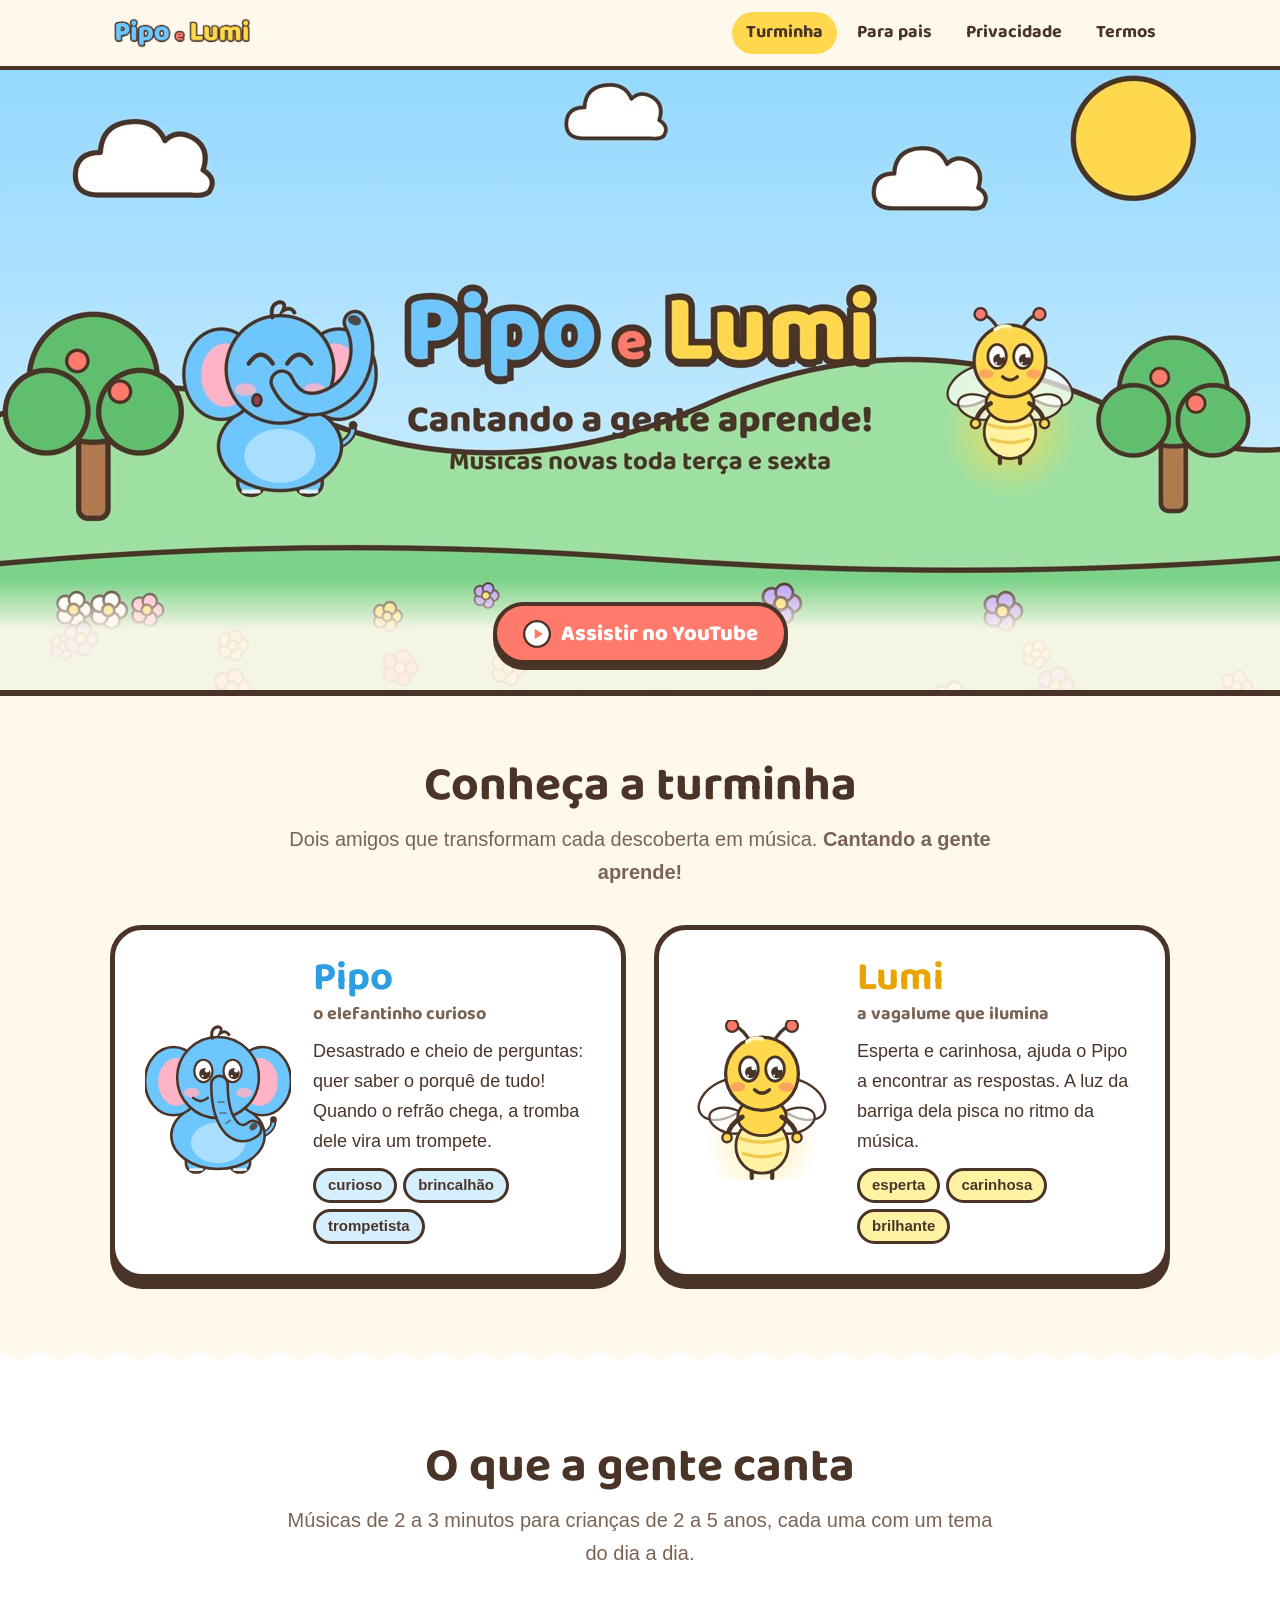
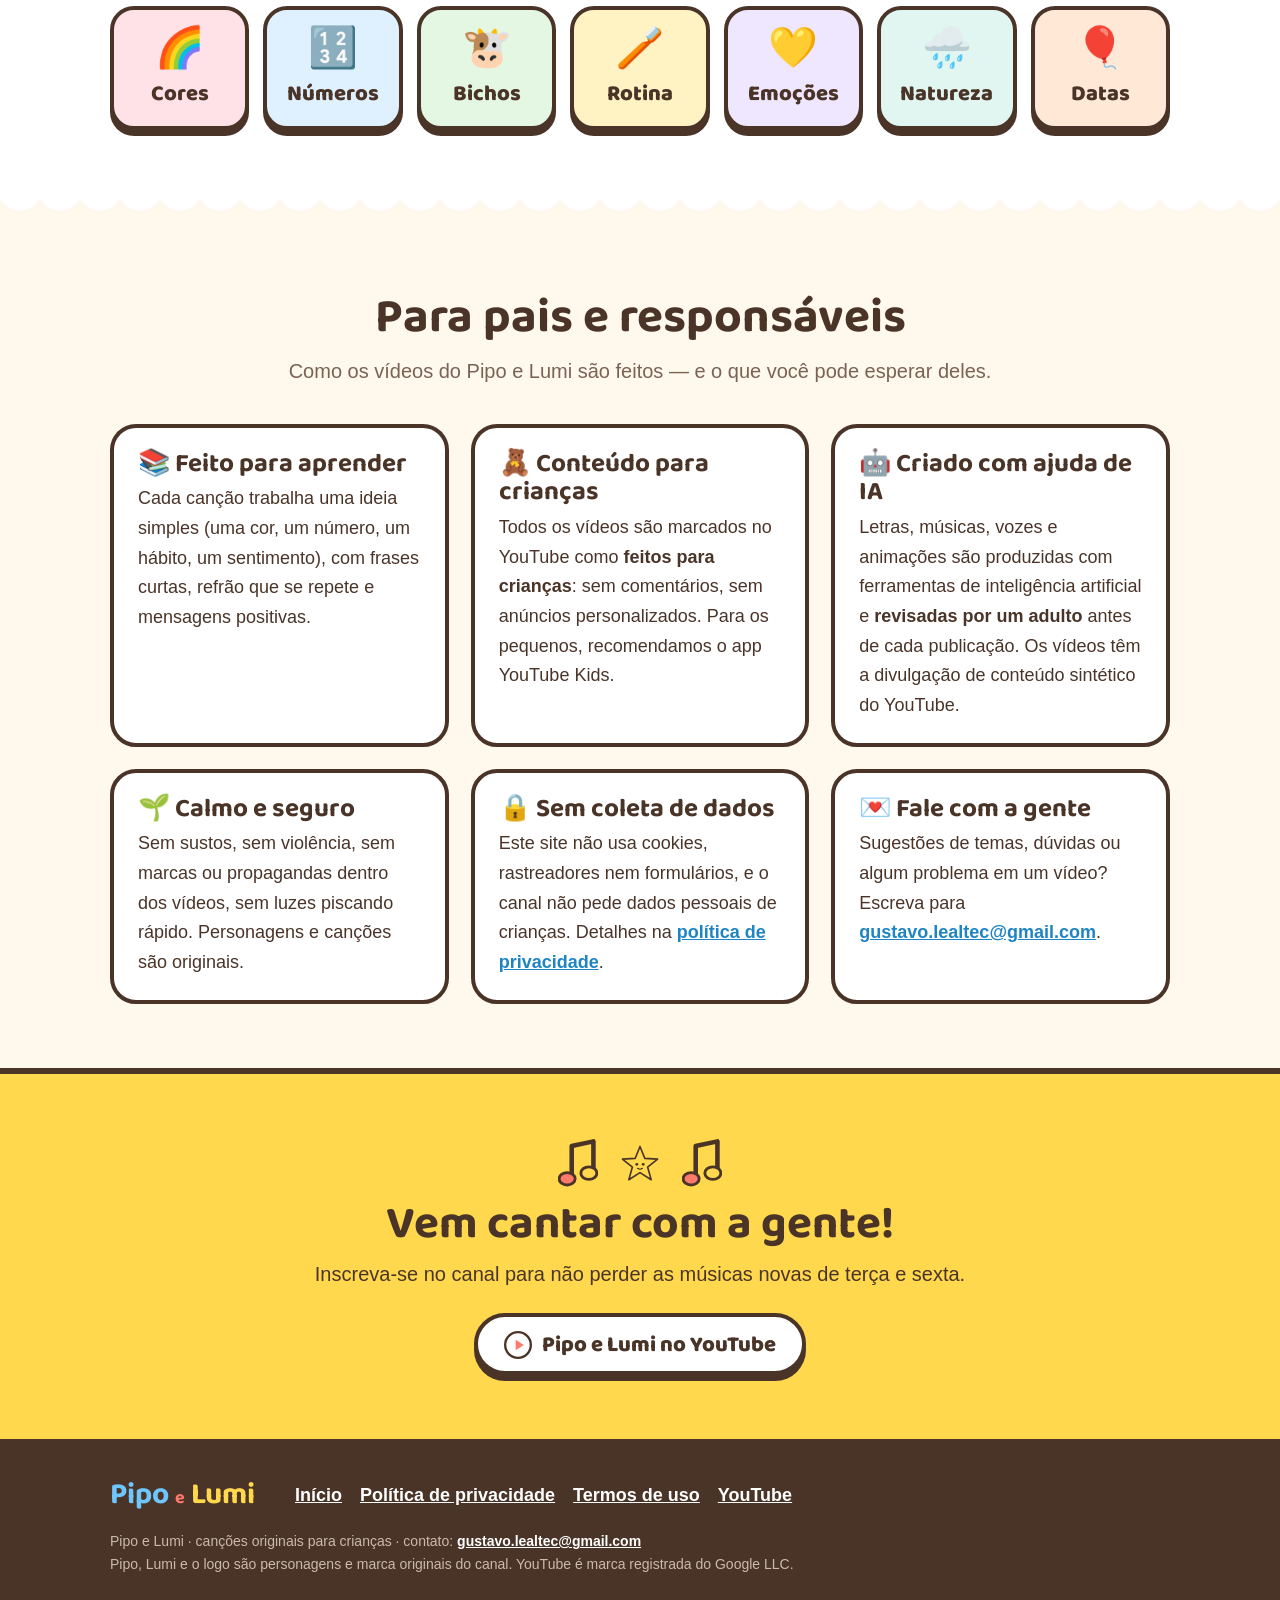
<file: index.html>
<!doctype html>
<html lang="pt-BR">
<head>
<meta charset="utf-8">
<meta name="viewport" content="width=device-width, initial-scale=1">
<title>Pipo e Lumi — canções para crianças</title>
<meta name="description" content="Canções originais em desenho animado para crianças de 2 a 5 anos: cores, números, bichos, rotina e emoções com o Pipo e a Lumi.">
<meta property="og:title" content="Pipo e Lumi — canções para crianças">
<meta property="og:description" content="Canções originais em desenho animado para crianças de 2 a 5 anos: cores, números, bichos, rotina e emoções com o Pipo e a Lumi.">
<meta property="og:image" content="assets/og.jpg">
<meta property="og:type" content="website">
<meta name="theme-color" content="#ffd84d">
<link rel="icon" type="image/png" href="assets/favicon.png">
<link rel="apple-touch-icon" href="assets/apple-touch-icon.png">
<link rel="preload" href="assets/fonts/baloo-2-800.woff2" as="font" type="font/woff2" crossorigin>
<link rel="stylesheet" href="assets/estilo.css">
</head>
<body>
<a class="pular" href="#conteudo">Pular para o conteúdo</a>
<header class="topo"><div class="dentro">
  <a href="index.html" aria-label="Pipo e Lumi — início"><img class="logo-img" src="assets/logo.png" alt="Pipo e Lumi" width="175" height="46"></a>
  <nav aria-label="Principal">
    <a href="index.html#personagens" aria-current="page">Turminha</a>
    <a href="index.html#pais">Para pais</a>
    <a href="privacidade.html">Privacidade</a>
    <a href="termos.html">Termos</a>
  </nav>
</div></header>

<main id="conteudo">
<section class="capa">
  <img class="fundo" src="assets/banner.jpg" alt="Pipo, o elefantinho azul, e Lumi, a vagalume amarela, no parque com o logo do canal" width="1280" height="720">
  <div class="faixa">
    <a class="botao" href="https://www.youtube.com/@PipoeLumii" rel="noopener"><svg viewBox="0 0 24 24" aria-hidden="true"><circle cx="12" cy="12" r="11" fill="#fff" stroke="#4a3428" stroke-width="2"/><path d="M10 7.5v9l7-4.5z" fill="#ff7a6b"/></svg> Assistir no YouTube</a>
  </div>
</section>

<section class="secao" id="personagens">
  <h2>Conheça a turminha</h2>
  <p class="lead">Dois amigos que transformam cada descoberta em música. <b>Cantando a gente aprende!</b></p>
  <div class="dupla">
    <article class="card pipo">
      <div class="foto"><img src="assets/pipo.svg" alt="Pipo, um elefantinho azul de orelhas rosadas" width="150" height="160"></div>
      <div>
        <h3>Pipo</h3>
        <p class="tipo">o elefantinho curioso</p>
        <p>Desastrado e cheio de perguntas: quer saber o porquê de tudo! Quando o refrão chega, a tromba dele vira um trompete.</p>
        <span class="etiqueta">curioso</span><span class="etiqueta">brincalhão</span><span class="etiqueta">trompetista</span>
      </div>
    </article>
    <article class="card lumi">
      <div class="foto"><img src="assets/lumi.svg" alt="Lumi, uma vagalume amarela com a barriga que brilha" width="150" height="160"></div>
      <div>
        <h3>Lumi</h3>
        <p class="tipo">a vagalume que ilumina</p>
        <p>Esperta e carinhosa, ajuda o Pipo a encontrar as respostas. A luz da barriga dela pisca no ritmo da música.</p>
        <span class="etiqueta">esperta</span><span class="etiqueta">carinhosa</span><span class="etiqueta">brilhante</span>
      </div>
    </article>
  </div>
</section>

<div class="onda" style="--cor:#fff"></div>
<section class="temas"><div class="secao">
  <h2>O que a gente canta</h2>
  <p class="lead">Músicas de 2 a 3 minutos para crianças de 2 a 5 anos, cada uma com um tema do dia a dia.</p>
  <div class="grade">
    <div class="tema" style="background:#ffe1e8"><span>🌈</span>Cores</div>
    <div class="tema" style="background:#dff1ff"><span>🔢</span>Números</div>
    <div class="tema" style="background:#e3f7e3"><span>🐮</span>Bichos</div>
    <div class="tema" style="background:#fff3c4"><span>🪥</span>Rotina</div>
    <div class="tema" style="background:#efe7ff"><span>💛</span>Emoções</div>
    <div class="tema" style="background:#e1f6f0"><span>🌧️</span>Natureza</div>
    <div class="tema" style="background:#ffe9d6"><span>🎈</span>Datas</div>
  </div>
</div></section>
<div class="onda" style="--cor:var(--creme);background-color:#fff"></div>

<section class="secao pais" id="pais">
  <h2>Para pais e responsáveis</h2>
  <p class="lead">Como os vídeos do Pipo e Lumi são feitos — e o que você pode esperar deles.</p>
  <div class="colunas">
    <div class="item"><h3>📚 Feito para aprender</h3><p>Cada canção trabalha uma ideia simples (uma cor, um número, um hábito, um sentimento), com frases curtas, refrão que se repete e mensagens positivas.</p></div>
    <div class="item"><h3>🧸 Conteúdo para crianças</h3><p>Todos os vídeos são marcados no YouTube como <b>feitos para crianças</b>: sem comentários, sem anúncios personalizados. Para os pequenos, recomendamos o app YouTube Kids.</p></div>
    <div class="item"><h3>🤖 Criado com ajuda de IA</h3><p>Letras, músicas, vozes e animações são produzidas com ferramentas de inteligência artificial e <b>revisadas por um adulto</b> antes de cada publicação. Os vídeos têm a divulgação de conteúdo sintético do YouTube.</p></div>
    <div class="item"><h3>🌱 Calmo e seguro</h3><p>Sem sustos, sem violência, sem marcas ou propagandas dentro dos vídeos, sem luzes piscando rápido. Personagens e canções são originais.</p></div>
    <div class="item"><h3>🔒 Sem coleta de dados</h3><p>Este site não usa cookies, rastreadores nem formulários, e o canal não pede dados pessoais de crianças. Detalhes na <a href="privacidade.html">política de privacidade</a>.</p></div>
    <div class="item"><h3>💌 Fale com a gente</h3><p>Sugestões de temas, dúvidas ou algum problema em um vídeo? Escreva para <a href="mailto:gustavo.lealtec@gmail.com">gustavo.lealtec@gmail.com</a>.</p></div>
  </div>
</section>

<section class="chamada"><div class="secao">
  <div class="notas" aria-hidden="true"><img src="assets/nota.svg" alt=""><img src="assets/estrela.svg" alt=""><img src="assets/nota.svg" alt=""></div>
  <h2>Vem cantar com a gente!</h2>
  <p>Inscreva-se no canal para não perder as músicas novas de terça e sexta.</p>
  <a class="botao claro" href="https://www.youtube.com/@PipoeLumii" rel="noopener"><svg viewBox="0 0 24 24" aria-hidden="true"><circle cx="12" cy="12" r="11" fill="#fff" stroke="#4a3428" stroke-width="2"/><path d="M10 7.5v9l7-4.5z" fill="#ff7a6b"/></svg> Pipo e Lumi no YouTube</a>
</div></section>
</main>
<footer class="rodape"><div class="dentro">
  <span class="marca"><b>Pipo</b> <i>e</i> <u>Lumi</u></span>
  <nav aria-label="Rodapé"><a href="index.html">Início</a><a href="privacidade.html">Política de privacidade</a><a href="termos.html">Termos de uso</a><a href="https://www.youtube.com/@PipoeLumi" rel="noopener">YouTube</a></nav>
  <small>Pipo e Lumi · canções originais para crianças · contato: <a href="mailto:gustavo.lealtec@gmail.com">gustavo.lealtec@gmail.com</a><br>
  Pipo, Lumi e o logo são personagens e marca originais do canal. YouTube é marca registrada do Google LLC.</small>
</div></footer>
</body>
</html>
</file>
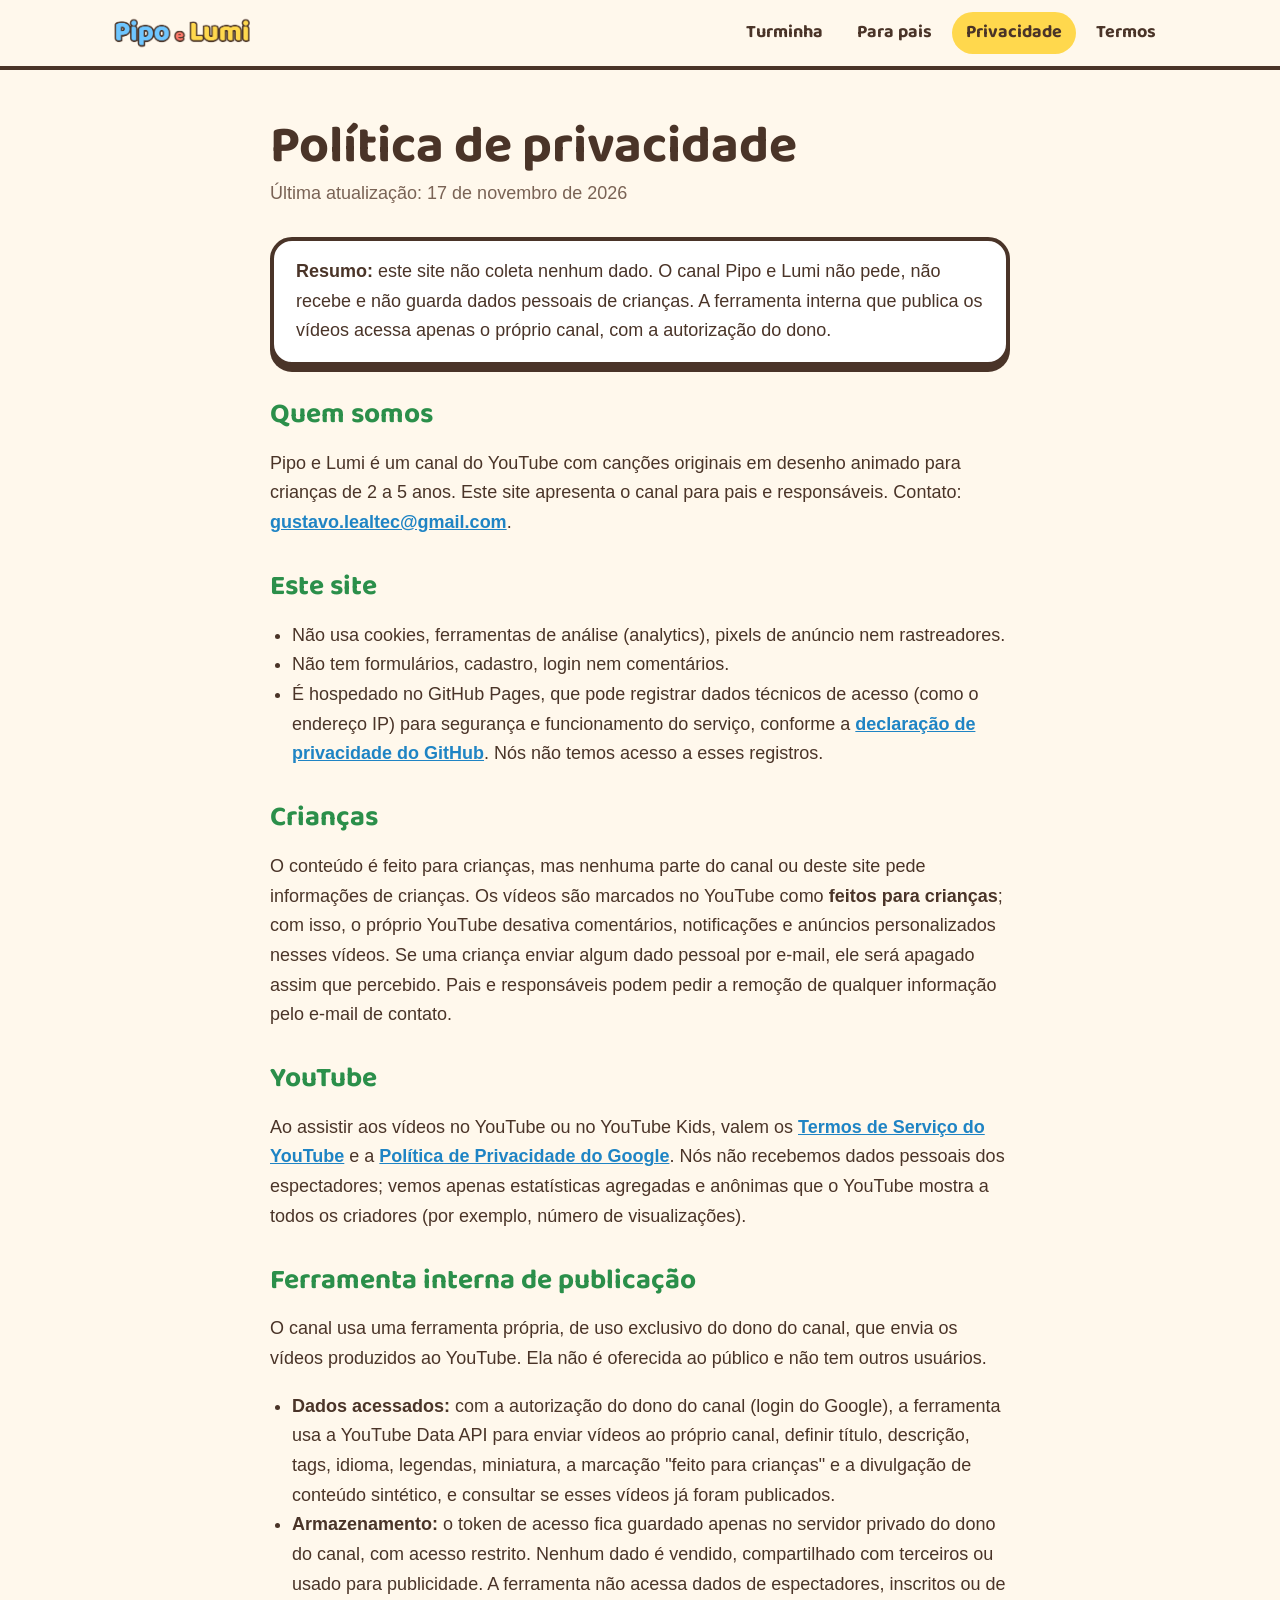
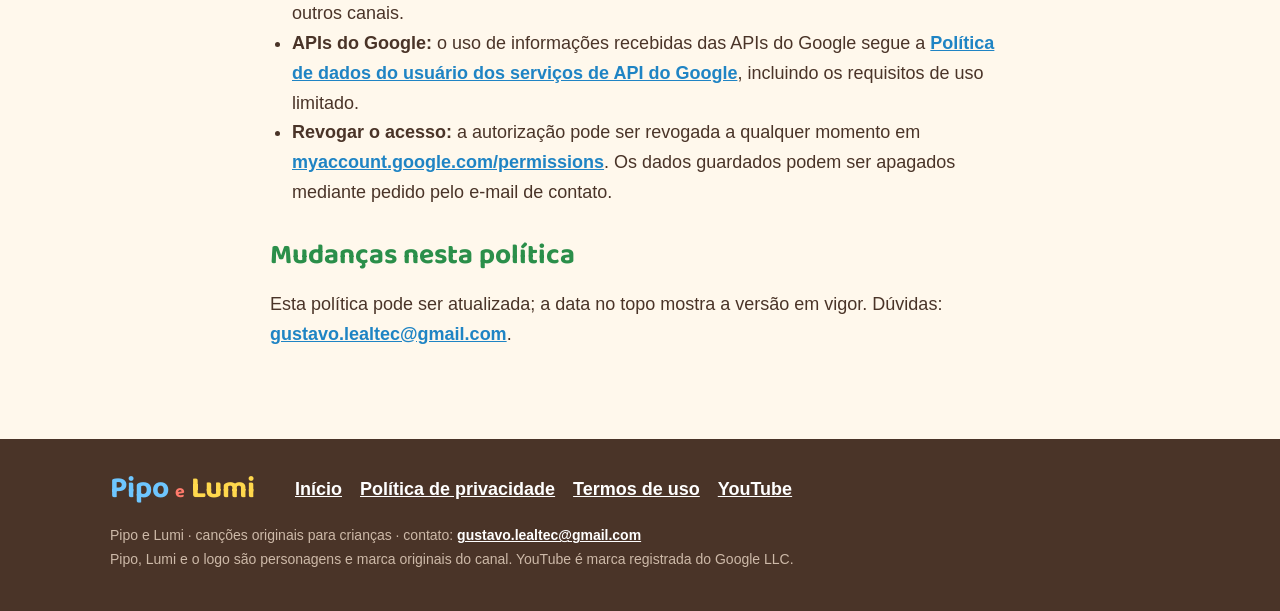
<file: privacidade.html>
<!doctype html>
<html lang="pt-BR">
<head>
<meta charset="utf-8">
<meta name="viewport" content="width=device-width, initial-scale=1">
<title>Política de privacidade — Pipo e Lumi</title>
<meta name="description" content="Política de privacidade do canal infantil Pipo e Lumi e da ferramenta interna que publica os vídeos.">
<meta property="og:title" content="Política de privacidade — Pipo e Lumi">
<meta property="og:description" content="Política de privacidade do canal infantil Pipo e Lumi e da ferramenta interna que publica os vídeos.">
<meta property="og:image" content="assets/og.jpg">
<meta property="og:type" content="website">
<meta name="theme-color" content="#ffd84d">
<link rel="icon" type="image/png" href="assets/favicon.png">
<link rel="apple-touch-icon" href="assets/apple-touch-icon.png">
<link rel="preload" href="assets/fonts/baloo-2-800.woff2" as="font" type="font/woff2" crossorigin>
<link rel="stylesheet" href="assets/estilo.css">
</head>
<body>
<a class="pular" href="#conteudo">Pular para o conteúdo</a>
<header class="topo"><div class="dentro">
  <a href="index.html" aria-label="Pipo e Lumi — início"><img class="logo-img" src="assets/logo.png" alt="Pipo e Lumi" width="175" height="46"></a>
  <nav aria-label="Principal">
    <a href="index.html#personagens">Turminha</a>
    <a href="index.html#pais">Para pais</a>
    <a href="privacidade.html" aria-current="page">Privacidade</a>
    <a href="termos.html">Termos</a>
  </nav>
</div></header>

<main id="conteudo" class="texto">
<h1>Política de privacidade</h1>
<p class="data">Última atualização: 17 de novembro de 2026</p>
<p class="resumo"><b>Resumo:</b> este site não coleta nenhum dado. O canal Pipo e Lumi não pede, não recebe e não guarda dados pessoais de crianças. A ferramenta interna que publica os vídeos acessa apenas o próprio canal, com a autorização do dono.</p>

<h2>Quem somos</h2>
<p>Pipo e Lumi é um canal do YouTube com canções originais em desenho animado para crianças de 2 a 5 anos. Este site apresenta o canal para pais e responsáveis. Contato: <a href="mailto:gustavo.lealtec@gmail.com">gustavo.lealtec@gmail.com</a>.</p>

<h2>Este site</h2>
<ul>
  <li>Não usa cookies, ferramentas de análise (analytics), pixels de anúncio nem rastreadores.</li>
  <li>Não tem formulários, cadastro, login nem comentários.</li>
  <li>É hospedado no GitHub Pages, que pode registrar dados técnicos de acesso (como o endereço IP) para segurança e funcionamento do serviço, conforme a <a href="https://docs.github.com/pt/site-policy/privacy-policies/github-general-privacy-statement" rel="noopener">declaração de privacidade do GitHub</a>. Nós não temos acesso a esses registros.</li>
</ul>

<h2>Crianças</h2>
<p>O conteúdo é feito para crianças, mas nenhuma parte do canal ou deste site pede informações de crianças. Os vídeos são marcados no YouTube como <b>feitos para crianças</b>; com isso, o próprio YouTube desativa comentários, notificações e anúncios personalizados nesses vídeos. Se uma criança enviar algum dado pessoal por e-mail, ele será apagado assim que percebido. Pais e responsáveis podem pedir a remoção de qualquer informação pelo e-mail de contato.</p>

<h2>YouTube</h2>
<p>Ao assistir aos vídeos no YouTube ou no YouTube Kids, valem os <a href="https://www.youtube.com/t/terms" rel="noopener">Termos de Serviço do YouTube</a> e a <a href="https://policies.google.com/privacy" rel="noopener">Política de Privacidade do Google</a>. Nós não recebemos dados pessoais dos espectadores; vemos apenas estatísticas agregadas e anônimas que o YouTube mostra a todos os criadores (por exemplo, número de visualizações).</p>

<h2>Ferramenta interna de publicação</h2>
<p>O canal usa uma ferramenta própria, de uso exclusivo do dono do canal, que envia os vídeos produzidos ao YouTube. Ela não é oferecida ao público e não tem outros usuários.</p>
<ul>
  <li><b>Dados acessados:</b> com a autorização do dono do canal (login do Google), a ferramenta usa a YouTube Data API para enviar vídeos ao próprio canal, definir título, descrição, tags, idioma, legendas, miniatura, a marcação "feito para crianças" e a divulgação de conteúdo sintético, e consultar se esses vídeos já foram publicados.</li>
  <li><b>Armazenamento:</b> o token de acesso fica guardado apenas no servidor privado do dono do canal, com acesso restrito. Nenhum dado é vendido, compartilhado com terceiros ou usado para publicidade. A ferramenta não acessa dados de espectadores, inscritos ou de outros canais.</li>
  <li><b>APIs do Google:</b> o uso de informações recebidas das APIs do Google segue a <a href="https://developers.google.com/terms/api-services-user-data-policy" rel="noopener">Política de dados do usuário dos serviços de API do Google</a>, incluindo os requisitos de uso limitado.</li>
  <li><b>Revogar o acesso:</b> a autorização pode ser revogada a qualquer momento em <a href="https://myaccount.google.com/permissions" rel="noopener">myaccount.google.com/permissions</a>. Os dados guardados podem ser apagados mediante pedido pelo e-mail de contato.</li>
</ul>

<h2>Mudanças nesta política</h2>
<p>Esta política pode ser atualizada; a data no topo mostra a versão em vigor. Dúvidas: <a href="mailto:gustavo.lealtec@gmail.com">gustavo.lealtec@gmail.com</a>.</p>
</main>
<footer class="rodape"><div class="dentro">
  <span class="marca"><b>Pipo</b> <i>e</i> <u>Lumi</u></span>
  <nav aria-label="Rodapé"><a href="index.html">Início</a><a href="privacidade.html">Política de privacidade</a><a href="termos.html">Termos de uso</a><a href="https://www.youtube.com/@PipoeLumii" rel="noopener">YouTube</a></nav>
  <small>Pipo e Lumi · canções originais para crianças · contato: <a href="mailto:gustavo.lealtec@gmail.com">gustavo.lealtec@gmail.com</a><br>
  Pipo, Lumi e o logo são personagens e marca originais do canal. YouTube é marca registrada do Google LLC.</small>
</div></footer>
</body>
</html>
</file>
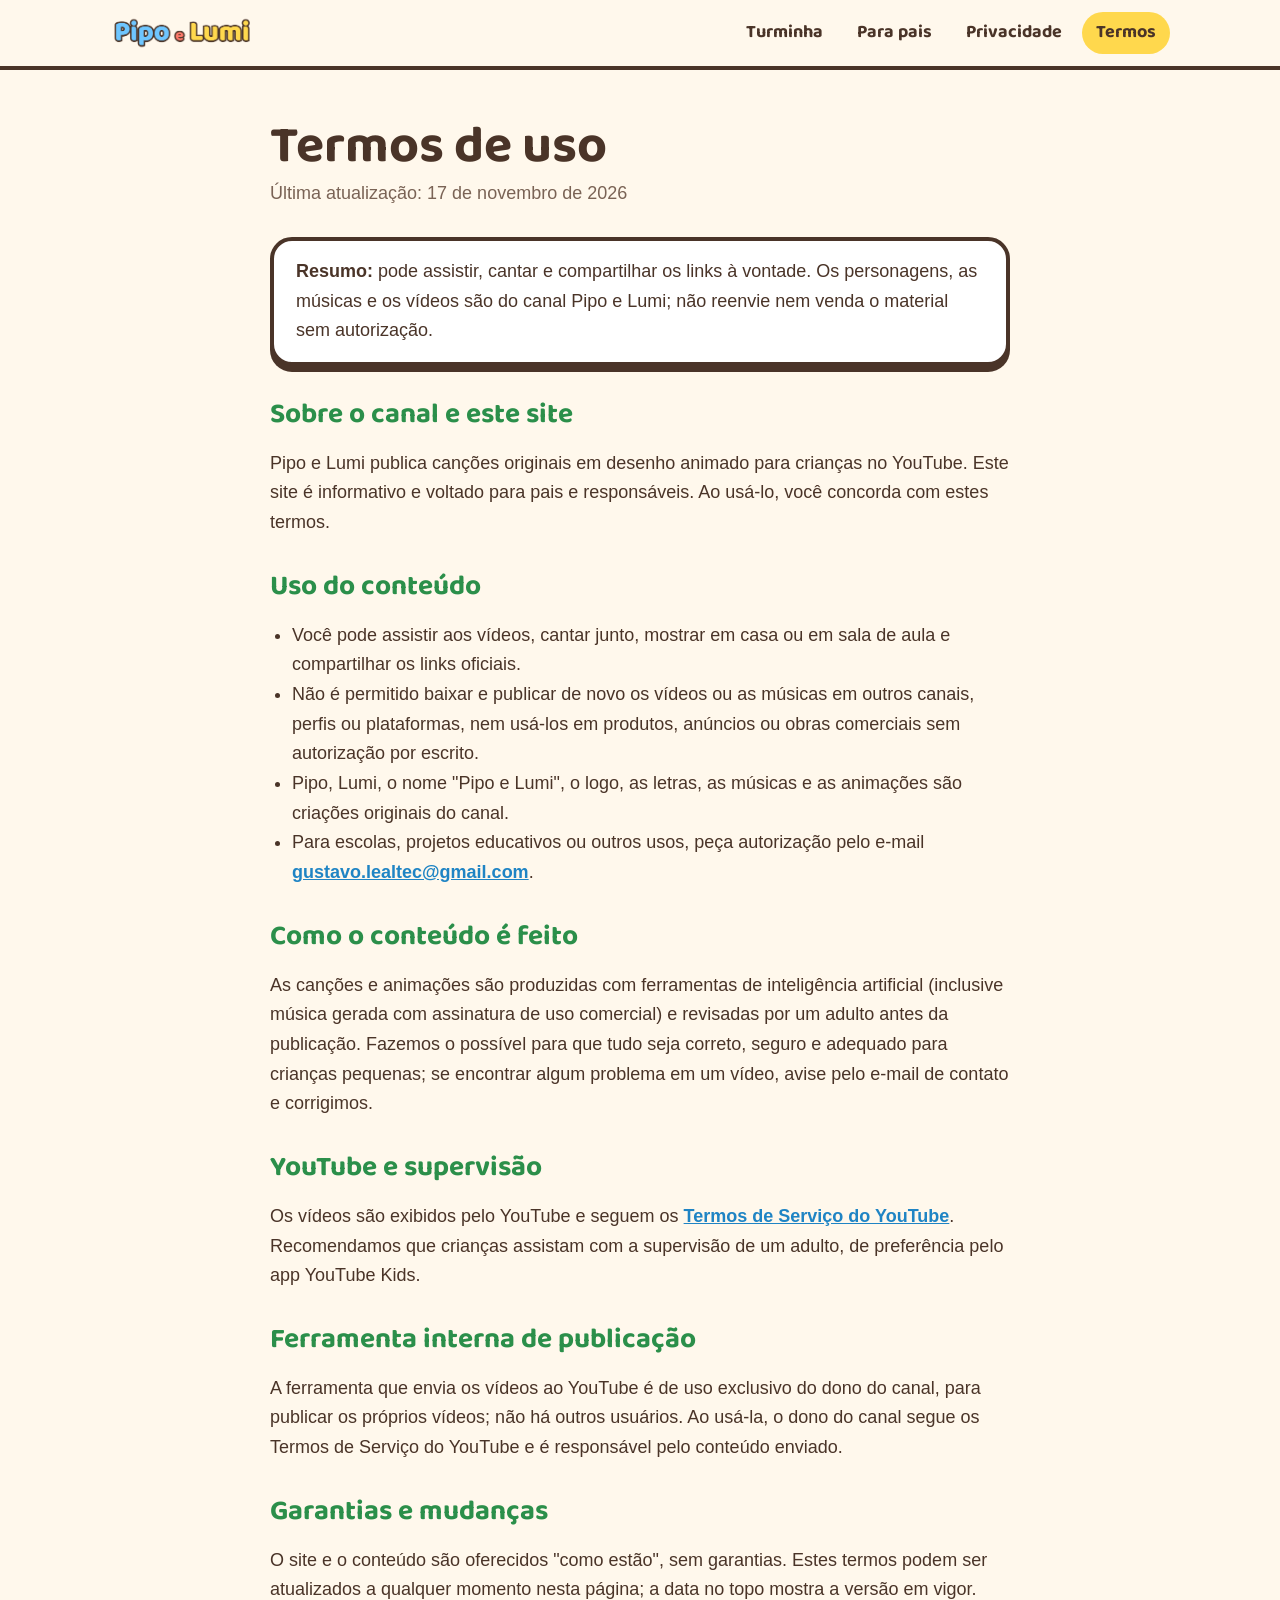
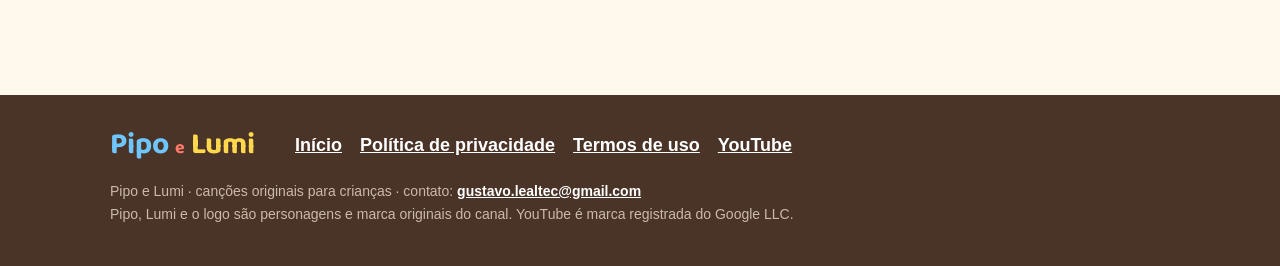
<file: termos.html>
<!doctype html>
<html lang="pt-BR">
<head>
<meta charset="utf-8">
<meta name="viewport" content="width=device-width, initial-scale=1">
<title>Termos de uso — Pipo e Lumi</title>
<meta name="description" content="Termos de uso do site e do conteúdo do canal infantil Pipo e Lumi.">
<meta property="og:title" content="Termos de uso — Pipo e Lumi">
<meta property="og:description" content="Termos de uso do site e do conteúdo do canal infantil Pipo e Lumi.">
<meta property="og:image" content="assets/og.jpg">
<meta property="og:type" content="website">
<meta name="theme-color" content="#ffd84d">
<link rel="icon" type="image/png" href="assets/favicon.png">
<link rel="apple-touch-icon" href="assets/apple-touch-icon.png">
<link rel="preload" href="assets/fonts/baloo-2-800.woff2" as="font" type="font/woff2" crossorigin>
<link rel="stylesheet" href="assets/estilo.css">
</head>
<body>
<a class="pular" href="#conteudo">Pular para o conteúdo</a>
<header class="topo"><div class="dentro">
  <a href="index.html" aria-label="Pipo e Lumi — início"><img class="logo-img" src="assets/logo.png" alt="Pipo e Lumi" width="175" height="46"></a>
  <nav aria-label="Principal">
    <a href="index.html#personagens">Turminha</a>
    <a href="index.html#pais">Para pais</a>
    <a href="privacidade.html">Privacidade</a>
    <a href="termos.html" aria-current="page">Termos</a>
  </nav>
</div></header>

<main id="conteudo" class="texto">
<h1>Termos de uso</h1>
<p class="data">Última atualização: 17 de novembro de 2026</p>
<p class="resumo"><b>Resumo:</b> pode assistir, cantar e compartilhar os links à vontade. Os personagens, as músicas e os vídeos são do canal Pipo e Lumi; não reenvie nem venda o material sem autorização.</p>

<h2>Sobre o canal e este site</h2>
<p>Pipo e Lumi publica canções originais em desenho animado para crianças no YouTube. Este site é informativo e voltado para pais e responsáveis. Ao usá-lo, você concorda com estes termos.</p>

<h2>Uso do conteúdo</h2>
<ul>
  <li>Você pode assistir aos vídeos, cantar junto, mostrar em casa ou em sala de aula e compartilhar os links oficiais.</li>
  <li>Não é permitido baixar e publicar de novo os vídeos ou as músicas em outros canais, perfis ou plataformas, nem usá-los em produtos, anúncios ou obras comerciais sem autorização por escrito.</li>
  <li>Pipo, Lumi, o nome "Pipo e Lumi", o logo, as letras, as músicas e as animações são criações originais do canal.</li>
  <li>Para escolas, projetos educativos ou outros usos, peça autorização pelo e-mail <a href="mailto:gustavo.lealtec@gmail.com">gustavo.lealtec@gmail.com</a>.</li>
</ul>

<h2>Como o conteúdo é feito</h2>
<p>As canções e animações são produzidas com ferramentas de inteligência artificial (inclusive música gerada com assinatura de uso comercial) e revisadas por um adulto antes da publicação. Fazemos o possível para que tudo seja correto, seguro e adequado para crianças pequenas; se encontrar algum problema em um vídeo, avise pelo e-mail de contato e corrigimos.</p>

<h2>YouTube e supervisão</h2>
<p>Os vídeos são exibidos pelo YouTube e seguem os <a href="https://www.youtube.com/t/terms" rel="noopener">Termos de Serviço do YouTube</a>. Recomendamos que crianças assistam com a supervisão de um adulto, de preferência pelo app YouTube Kids.</p>

<h2>Ferramenta interna de publicação</h2>
<p>A ferramenta que envia os vídeos ao YouTube é de uso exclusivo do dono do canal, para publicar os próprios vídeos; não há outros usuários. Ao usá-la, o dono do canal segue os Termos de Serviço do YouTube e é responsável pelo conteúdo enviado.</p>

<h2>Garantias e mudanças</h2>
<p>O site e o conteúdo são oferecidos "como estão", sem garantias. Estes termos podem ser atualizados a qualquer momento nesta página; a data no topo mostra a versão em vigor.</p>
</main>
<footer class="rodape"><div class="dentro">
  <span class="marca"><b>Pipo</b> <i>e</i> <u>Lumi</u></span>
  <nav aria-label="Rodapé"><a href="index.html">Início</a><a href="privacidade.html">Política de privacidade</a><a href="termos.html">Termos de uso</a><a href="https://www.youtube.com/@PipoeLumii" rel="noopener">YouTube</a></nav>
  <small>Pipo e Lumi · canções originais para crianças · contato: <a href="mailto:gustavo.lealtec@gmail.com">gustavo.lealtec@gmail.com</a><br>
  Pipo, Lumi e o logo são personagens e marca originais do canal. YouTube é marca registrada do Google LLC.</small>
</div></footer>
</body>
</html>
</file>
<file: assets/estilo.css>
@font-face { font-family: "Baloo"; font-weight: 800; font-display: swap; src: url("fonts/baloo-2-800.woff2") format("woff2"); }
@font-face { font-family: "Baloo"; font-weight: 700; font-display: swap; src: url("fonts/baloo-2-700.woff2") format("woff2"); }
:root { --contorno: #4a3428; --creme: #fff8ec; --pipo: #6ec6ff; --rosa: #ffb3c7; --lumi: #ffd84d; --luz: #fff3a3;
  --folha: #7bd389; --coral: #ff7a6b; --lilas: #b79cff; --texto: #4a3428; --suave: #7a6355; }
* { box-sizing: border-box; }
html { scroll-behavior: smooth; }
body { margin: 0; background: var(--creme); color: var(--texto);
  font: 18px/1.65 -apple-system, BlinkMacSystemFont, "Segoe UI", Roboto, "Helvetica Neue", sans-serif; }
img { max-width: 100%; display: block; }
a { color: #1f84c4; font-weight: 600; }
h1, h2, h3, .marca { font-family: "Baloo", sans-serif; line-height: 1.1; margin: 0; }
.pular { position: absolute; left: -999px; } .pular:focus { left: 12px; top: 12px; background: #fff; padding: 8px 14px; z-index: 9; }

/* topo */
.topo { position: sticky; top: 0; z-index: 5; background: rgba(255,248,236,.92); backdrop-filter: blur(8px);
  border-bottom: 4px solid var(--contorno); }
.topo .dentro { max-width: 1100px; margin: 0 auto; padding: 10px 20px; display: flex; align-items: center; gap: 16px; }
.topo .logo-img { height: 46px; width: auto; }
.topo nav { margin-left: auto; display: flex; gap: 6px; flex-wrap: wrap; }
.topo nav a { text-decoration: none; color: var(--texto); font-family: "Baloo", sans-serif; font-weight: 700; font-size: 18px;
  padding: 6px 14px; border-radius: 999px; }
.topo nav a:hover, .topo nav a[aria-current] { background: var(--lumi); }

/* botões */
.botao { display: inline-flex; align-items: center; gap: 10px; text-decoration: none; font-family: "Baloo", sans-serif; font-weight: 800;
  font-size: 22px; color: #fff; background: var(--coral); border: 4px solid var(--contorno); border-radius: 999px; padding: 10px 26px 8px;
  box-shadow: 0 6px 0 var(--contorno); transition: transform .12s, box-shadow .12s; }
.botao:hover { transform: translateY(2px); box-shadow: 0 4px 0 var(--contorno); }
.botao.claro { background: #fff; color: var(--texto); }
.botao svg { width: 28px; height: 28px; }

/* capa */
.capa { position: relative; overflow: hidden; border-bottom: 6px solid var(--contorno); background: #9fdcff; }
.capa img.fundo { width: 100%; height: clamp(320px, 52vw, 620px); object-fit: cover; object-position: 50% 45%; }
.capa .faixa { position: absolute; left: 0; right: 0; bottom: 0; padding: 22px 20px 26px; text-align: center;
  background: linear-gradient(180deg, rgba(255,248,236,0) 0%, rgba(255,248,236,.92) 45%); }
.capa .faixa p { margin: 0 0 14px; font-family: "Baloo", sans-serif; font-weight: 700; font-size: clamp(20px, 3vw, 28px); }

/* seções */
main { display: block; }
.secao { max-width: 1100px; margin: 0 auto; padding: 64px 20px; }
.secao > h2 { font-size: clamp(34px, 5vw, 48px); text-align: center; margin-bottom: 10px; }
.secao > .lead { text-align: center; max-width: 720px; margin: 0 auto 36px; color: var(--suave); font-size: 20px; }
.onda { height: 34px; background: radial-gradient(circle at 20px -6px, transparent 22px, var(--cor, #fff) 23px) 0 0 / 40px 34px repeat-x; }

/* personagens */
.dupla { display: grid; grid-template-columns: repeat(auto-fit, minmax(300px, 1fr)); gap: 28px; }
.card { background: #fff; border: 5px solid var(--contorno); border-radius: 32px; box-shadow: 0 10px 0 var(--contorno); padding: 26px 28px 30px;
  display: grid; grid-template-columns: 150px 1fr; gap: 20px; align-items: center; }
.card .foto { width: 150px; height: 160px; }
.card .foto img { width: 100%; height: 100%; object-fit: contain; }
.card h3 { font-size: 40px; }
.card.pipo h3 { color: #2b9fe0; } .card.lumi h3 { color: #e8a400; }
.card .tipo { font-family: "Baloo", sans-serif; font-weight: 700; font-size: 18px; margin: 0 0 8px; color: var(--suave); }
.card p { margin: 0 0 6px; }
.etiqueta { display: inline-block; font-size: 15px; font-weight: 700; padding: 2px 12px; border-radius: 999px; border: 3px solid var(--contorno);
  margin: 6px 6px 0 0; background: var(--luz); }
.card.pipo .etiqueta { background: #d6efff; }
@media (max-width: 520px) { .card { grid-template-columns: 1fr; text-align: center; } .card .foto { margin: 0 auto; } }

/* temas */
.temas { background: #fff; }
.grade { display: grid; grid-template-columns: repeat(auto-fit, minmax(118px, 1fr)); gap: 14px; }
@media (min-width: 900px) { .grade { grid-template-columns: repeat(7, 1fr); } }
.tema { border: 4px solid var(--contorno); border-radius: 24px; padding: 18px 14px 14px; text-align: center; box-shadow: 0 6px 0 var(--contorno);
  font-family: "Baloo", sans-serif; font-weight: 800; font-size: 22px; }
.tema span { display: block; font-size: 40px; line-height: 1.1; margin-bottom: 4px; }

/* pais */
.pais .colunas { display: grid; grid-template-columns: repeat(auto-fit, minmax(260px, 1fr)); gap: 22px; }
.pais .item { background: #fff; border: 4px solid var(--contorno); border-radius: 26px; padding: 22px 24px; }
.pais .item h3 { font-size: 26px; margin-bottom: 6px; }
.pais .item p { margin: 0; }

/* chamada */
.chamada { text-align: center; background: var(--lumi); border-top: 6px solid var(--contorno); border-bottom: 6px solid var(--contorno); }
.chamada h2 { font-size: clamp(32px, 5vw, 46px); margin-bottom: 8px; }
.chamada p { margin: 0 0 22px; font-size: 20px; }
.chamada .notas { display: flex; justify-content: center; gap: 22px; margin-bottom: 10px; }
.chamada .notas img { width: 40px; animation: pula 1.6s ease-in-out infinite; }
.chamada .notas img:nth-child(2) { animation-delay: .25s; } .chamada .notas img:nth-child(3) { animation-delay: .5s; }
@keyframes pula { 50% { transform: translateY(-10px) rotate(-8deg); } }
@media (prefers-reduced-motion: reduce) { .chamada .notas img { animation: none; } html { scroll-behavior: auto; } }

/* páginas de texto */
.texto { max-width: 780px; margin: 0 auto; padding: 48px 20px 72px; }
.texto h1 { font-size: clamp(36px, 6vw, 52px); margin-bottom: 4px; }
.texto .data { color: var(--suave); margin: 0 0 28px; }
.texto h2 { font-size: 28px; margin: 34px 0 6px; color: #2b8f4a; }
.texto .resumo { background: #fff; border: 4px solid var(--contorno); border-radius: 22px; padding: 16px 22px; box-shadow: 0 6px 0 var(--contorno); }
.texto ul { padding-left: 22px; }

/* rodapé */
.rodape { background: var(--contorno); color: #f6e9dc; }
.rodape .dentro { max-width: 1100px; margin: 0 auto; padding: 34px 20px 40px; display: flex; flex-wrap: wrap; gap: 18px 40px; align-items: center; }
.rodape .marca { font-size: 30px; color: #fff; }
.rodape .marca b { color: var(--pipo); } .rodape .marca i { color: var(--coral); font-style: normal; font-size: .6em; } .rodape .marca u { color: var(--lumi); text-decoration: none; }
.rodape nav { display: flex; gap: 18px; flex-wrap: wrap; }
.rodape a { color: #fff; }
.rodape small { flex-basis: 100%; color: #cdb9a8; font-size: 14px; }
</file>
